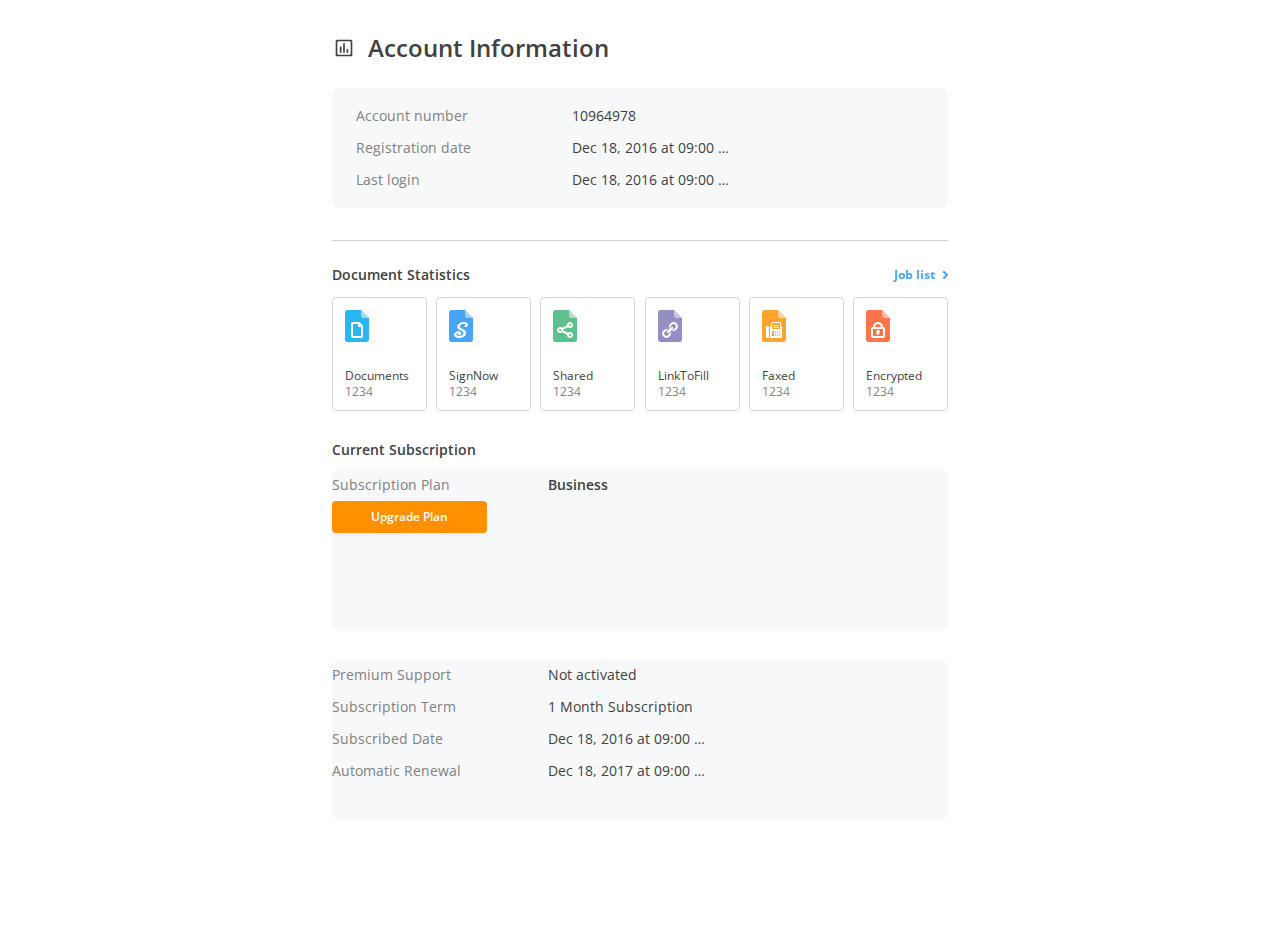
<file: index_test.html>
<!DOCTYPE html>
<html lang="en">
<head>
    <meta charset="UTF-8">
    <meta http-equiv="X-UA-Compatible" content="IE=edge">
    <meta name="viewport" content="width=device-width, initial-scale=1.0">
    <title>Account information</title>
    <link rel="stylesheet" href="styles.css"></link>
    <style>
        @import url('https://fonts.googleapis.com/css2?family=Open+Sans:wght@400;600&display=swap');
    </style>
</head>
<body>
    <div class="container__global">
        <section class="accinfo__section">
            <div class="accinfo__section--title">
                <img src="./icons/account_information/accinfo.svg" class="accinfo__section icon" alt="Account information icon"></img>
                <h1 class="accinfo--heading1">Account Information</h1>
            </div>
            <div class="accinfo__section--contents-wrapper">
                <div class="accinfo__section--contents-inner">
                    <table class="accinfo__section--contents">
                        <tr class="accinfo__contents--table-row">
                            <th class="accinfo__contents--item">Account number</th>
                            <td class="accinfo__contents--data">10964978</td>
                        </tr>
                        <tr class="accinfo__contents--table-row">
                            <th class="accinfo__contents--item">Registration date</th>
                            <td class="accinfo__contents--data"> <time datetime="2016-12-18T09:00">Dec 18, 2016 at 09:00 am</time></td>
                        </tr>
                        <tr class="accinfo__contents--table-row">
                            <th class="accinfo__contents--item">Last login</th>
                            <td class="accinfo__contents--data"> <time datetime="2016-12-18T09:00">Dec 18, 2016 at 09:00 am</time></td>
                        </tr>
                    </table>
                </div>
            </div>
        </section>
<!-- /.Account Information -->

        <section class="stats__section">
            <div class="stats__section--title">
                <h2 class="stats--heading2">Document Statistics</h2>
                <a class="joblist--wrapper" href="#JobList">
                    <h3 class="heading--joblist">Job list</h3>
                    <img src="./icons/document_stats/joblist-arrow.svg" alt="Joblist link"></img>
                </a>
            </div>
            <div class="stats__section--contents">
                <div class="contents__card">
                    <div class="contents__card--inner">
                        <img src="./icons/document_stats/stats-item_icon1.svg" alt="Statistics icon" class="card--icon">
                        <h4 class="card--heading">Documents</h4>
                        <p class="card--number">1234</p>
                    </div>
                </div>
                <div class="contents__card">
                    <div class="contents__card--inner">
                        <img src="./icons/document_stats/stats-item_icon2.svg" alt="Statistics icon" class="card--icon">
                        <h4 class="card--heading">SignNow</h4>
                        <p class="card--number">1234</p>
                    </div>
                </div>
                <div class="contents__card">
                    <div class="contents__card--inner">
                        <img src="./icons/document_stats/stats-item_icon3.svg" alt="Statistics icon" class="card--icon">
                        <h4 class="card--heading">Shared</h4>
                        <p class="card--number">1234</p>
                    </div>
                </div>
                <div class="contents__card">
                    <div class="contents__card--inner">
                        <img src="./icons/document_stats/stats-item_icon4.svg" alt="Statistics icon" class="card--icon">
                        <h4 class="card--heading">LinkToFill</h4>
                        <p class="card--number">1234</p>
                    </div>
                </div>
                <div class="contents__card">
                    <div class="contents__card--inner">
                        <img src="./icons/document_stats/stats-item_icon5.svg" alt="Statistics icon" class="card--icon">
                        <h4 class="card--heading">Faxed</h4>
                        <p class="card--number">1234</p>
                    </div>
                </div>
                <div class="contents__card">
                    <div class="contents__card--inner">
                        <img src="./icons/document_stats/stats-item_icon6.svg" alt="Statistics icon" class="card--icon">
                        <h4 class="card--heading">Encrypted</h4>
                        <p class="card--number">1234</p>
                    </div>
                </div>
            </div>     
        </section>
<!-- /. Document Statistics -->

        <section class="subscrption__section--top-row">
            <div class="subscription__section--title">
                <h2 class="subscription--heading2">Current Subscription</h2>
            </div>
            <div class="subscrption__section--contents-wrapper">
                <div class="subscrption__section--contents-inner">
                    <table class="subscrption__section--contents">
                        <tr class="subscrption__section--table-row first-row">
                            <th class="subscrption__section--item first-row">Subscription Plan</th>
                            <td class="subscrption__section--data first-row subscription-plan">Business</td>
                        </tr>
                        </table>
                        <div class="btn-center-container"><a type="button" class="button-orange-mini" href="#UpgradePlan">Upgrade Plan</a>
                        </div>
                    </div>
                </div>
            </section>
            <section class="subscrption__section">
                <div class="subscription__section--title">
                </div>
                <div class="subscrption__section--contents-wrapper">
                    <div class="subscrption__section--contents-inner">
                        <table class="subscrption__section--contents">
                        <tr class="subscrption__section--table-row">
                            <th class="subscrption__section--item">Premium Support</th>
                            <td class="subscrption__section--data">Not activated</td>
                        </tr>
                        <tr class="subscrption__section--table-row">
                            <th class="subscrption__section--item">Subscription Term</th>
                            <td class="subscrption__section--data">1 Month Subscription</td>
                        </tr>
                        <tr class="subscrption__section--table-row">
                            <th class="subscrption__section--item">Subscribed Date</th>
                            <td class="subscrption__section--data"><time datetime="2016-12-18T09:00">Dec 18, 2016 at 09:00 am</time></td>
                        </tr>
                        <tr class="subscrption__section--table-row">
                            <th class="subscrption__section--item">Automatic Renewal</th>
                            <td class="subscrption__section--data"><time datetime="2017-12-18T09:00">Dec 18, 2017 at 09:00 am</time></td>
                        </tr>
                    </table>
                   
                </div>
            </div>
        </section>
    </div>
</body>
</html>
</file>
<file: styles.css>
/* http://meyerweb.com/eric/tools/css/reset/ 
   v2.0 | 20110126
   License: none (public domain)
*/
html,
body,
div,
span,
applet,
object,
iframe,
h1,
h2,
h3,
h4,
h5,
h6,
p,
blockquote,
pre,
a,
abbr,
acronym,
address,
big,
cite,
code,
del,
dfn,
em,
img,
ins,
kbd,
q,
s,
samp,
small,
strike,
strong,
sub,
sup,
tt,
var,
b,
u,
i,
center,
dl,
dt,
dd,
ol,
ul,
li,
fieldset,
form,
label,
legend,
table,
caption,
tbody,
tfoot,
thead,
tr,
th,
td,
article,
aside,
canvas,
details,
embed,
figure,
figcaption,
footer,
header,
hgroup,
menu,
nav,
output,
ruby,
section,
summary,
time,
mark,
audio,
video {
  margin: 0;
  padding: 0;
  border: 0;
  font-size: 100%;
  font: inherit;
  vertical-align: baseline;
}
/* HTML5 display-role reset for older browsers */
article,
aside,
details,
figcaption,
figure,
footer,
header,
hgroup,
menu,
nav,
section {
  display: block;
}
body {
  line-height: 1;
}
ol,
ul {
  list-style: none;
}
blockquote,
q {
  quotes: none;
}
blockquote:before,
blockquote:after,
q:before,
q:after {
  content: "";
  content: none;
}
table {
  border-collapse: collapse;
  border-spacing: 0;
}
/* Ending reset */

/* Background colors */
:root {
  --document-bg-color: #e5e5e5;
  --infopanel-bg-color: #f7f8fa;
}

/* Border colors */
:root {
  --infopanel-border: #d4d4d4;
  --infopanel-divider: #d4d4d4;
  --email-input-border-normal: #aaaaaa;
  --email-input-border-hover: #808080;
  --email-input-border-focus: #808080;
  --email-input-border-filled: #aaaaaa;
  --email-input-border-disabled: #d4d4d4;
}

/* Buttons */
:root {
  --button-mini-fontsize: 12px;
  --button-large-fontsize: 14px;

  --button-orange-border-normal: #ff9000;
  --button-orange-color-normal: #ff9000;
  --button-orange-color-hover: #ffa42e;
  --button-orange-color-focus: #ff9000;
  --button-orange-color-active: #e88300;
  --button-orange-color-disabled: #ffe3bf;

  --button-white-border-normal: #ff9000;
  --button-white-color-normal: #ffffff;
  --button-white-color-hover: #fff9f2;
  --button-white-color-active: #ffeed8;
  --button-white-color-disabled: #ffffff;
  --button-white-border-disabled: #ffe3bf;
  --button-white-font-color-disabled: #aaaaaa;
}

/* Fonts */
:root {
  font-family: "Open Sans", sans-serif;
  --heading1-fontsize: 24px;
  --heading1-weight: 600;
  --heading2-fontsize: 14px;
  --heading2-weight: 600;
  --heading3-fontsize: 12px;
  --heading3-weight: 400;
  --font-color-primary: #414141;
  --font-color-secondary: #808080;
  --paragraph-primary-fontsize: 14px;
  --paragraph-secondary-fontsize: 12px;
  --heading-link-color: #49a5f1;
  --heading-link-weight: 700;
  --heading-link-fontsize: 12px;
}

/* Bottom margins to divide sections and headings */
:root {
  --section-bottom-margin: 32px;
  --title1-bottom-margin: 24px;
  --title2-bottom-margin: 12px;
}

/* Line heights */
:root {
  --title1-line-height: 32px;
  --title2-line-height: 20px;
}

/* Styling containers for headings (ie, --titles) */
.accinfo__section--title {
  margin-bottom: var(--title1-bottom-margin);
  line-height: var(--title1-line-height);
}
.stats__section--title {
  margin-bottom: var(--title2-bottom-margin);
  line-height: var(--title2-line-height);
}

.subscription__section--title {
  margin-bottom: var(--title2-bottom-margin);
}

/* Styling headings */
.accinfo--heading1 {
  font-size: var(--heading1-fontsize);
  font-weight: var(--heading1-weight);
}
.stats--heading2,
.subscription--heading2,
.team__section--heading2,
.internal__email--heading2,
.fax__number--heading2 {
  font-size: var(--heading2-fontsize);
  font-weight: var(--heading2-weight);
}

.accinfo--heading1,
.stats--heading2,
.subscription--heading2,
.team__section--heading2,
.internal__email--heading2 {
  color: var(--font-color-primary);
}

/* Container */
.container__global {
  max-width: 616px;
  max-height: 1066px;
  margin: 32px auto 105px auto;
}

/* Page-specific styling */

/* Account Information */
.accinfo__section {
  display: flex;
  flex-direction: column;
}

.accinfo__section--title {
  display: flex;
  align-items: center;
  gap: 12px;
}

.accinfo__section.icon {
  width: 20px;
  padding: 2px 2px;
  height: 20px;
  z-index: 100;
}

.accinfo__section--contents-wrapper {
  background-color: var(--infopanel-bg-color);
  border-radius: 8px;
  max-height: 120px;
}

.accinfo__section--contents-inner {
  padding: 12px 212px 12px 24px;
}

/* Account contents via tables */
.accinfo__section--contents {
  text-align: left;
}
.accinfo__contents--table-row {
  line-height: 32px;
  font-size: var(--paragraph-primary-fontsize);
}
.accinfo__contents--item {
  color: var(--font-color-secondary);
  width: 136px;
  max-width: 136px;
  padding-right: 80px;
}
.accinfo__contents--data {
  color: var(--font-color-primary);
  width: 164px;
  max-width: 164px;
}
.accinfo__contents--item,
.accinfo__contents--data {
  white-space: nowrap;
  overflow: hidden;
  text-overflow: ellipsis;
}

.accinfo__section::after {
  content: "";
  height: 1px;
  background-color: var(--infopanel-divider);
  margin-bottom: 24px;
  margin-top: 32px;
}
/* /. Account Information */

/* Statistics section */
.stats__section {
  margin-bottom: var(--section-bottom-margin);
}

.stats__section--title {
  display: flex;
  justify-content: space-between;
  align-items: center;
}

.joblist--wrapper {
  display: flex;
  gap: 8px;
  align-items: center;

  color: var(--heading-link-color);
  text-decoration: none;
  font-weight: var(--heading-link-weight);
  font-size: var(--heading-link-fontsize);
  position: relative;
}

.joblist--wrapper:after {
  content: "";
  display: block;
  position: absolute;
  width: 100%;
  height: 1px;
  bottom: 2px;
  transition: all 150ms ease-in-out;
}

.joblist--wrapper:hover:after {
  background-color: var(--heading-link-color);
}

.stats__section--contents {
  display: flex;
  flex-direction: row;
  justify-content: space-between;
  flex-wrap: wrap;
}

.contents__card {
  height: 112px;
  width: 93px;
  border: 1px solid var(--infopanel-border);
  border-radius: 4px;
}

.contents__card--inner {
  padding: 12px 16px 12px 12px;
}

.card--icon {
  margin-bottom: 24px;
}
.card--heading {
  font-size: var(--heading3-fontsize);
  font-weight: var(--heading3-weight);
  color: var(--font-color-primary);
}
.card--number {
  font-size: var(--heading3-fontsize);
  font-weight: var(--heading3-weight);
  color: var(--font-color-secondary);
}
.card--heading,
.card--number {
  white-space: nowrap;
  overflow: hidden;
  text-overflow: ellipsis;
  line-height: 16px;
}

.subscrption__section--top-row {
  margin-bottom: 0;
}

.subscrption__section--contents-wrapperTop {
  background-color: var(--infopanel-bg-color);
  border-radius: 8px;
  max-height: 616px;
  margin-top: 0;
}

.subscrption__section--contents-wrapper {
  background-color: var(--infopanel-bg-color);
  border-radius: 8px;
  height: 162px;
  margin-top: 2px;
  margin-bottom: 28px;
}

.subscrption__section--contents {
  text-align: left;
}

.subscrption__section--table-row {
  line-height: 32px;
  font-size: var(--paragraph-primary-fontsize);
}

.subscrption__section--item {
  color: var(--font-color-secondary);
  width: 136px;
  max-width: 136px;
  padding-right: 80px;
}

.subscrption__section--data {
  color: var(--font-color-primary);
  width: 164px;
  max-width: 164px;
}

.subscrption__section--item,
.subscrption__section--data,
.subscription__section--item.first-row,
.subscrption__section--data.first-row.subscription-plan {
  white-space: nowrap;
  overflow: hidden;
  text-overflow: ellipsis;
}

.subscrption__section--item.first-row {
  width: 136px;
  max-width: 136px;
}

.subscrption__section--contents-innerTop {
  padding: 16px 24px 16px 24px;
  display: flex;
  flex-wrap: wrap;
  gap: 32px;
  justify-content: space-between;
}

.subscrption__section--contents-innerBottom {
  padding: 16px 24px 16px 24px;
  display: flex;
  flex-wrap: wrap;
  gap: 32px;
}

.subscrption__section--data.subscription-plan {
  font-weight: 600;
}

.subscrption__section--item.first-row {
  padding-right: 80px;
}
/* /.Statistics Section */

/* Buttons and inputs */
.button-orange-mini {
  display: flex;
  align-items: center;
  justify-content: center;
  border: none;
  cursor: pointer;
  background-color: var(--button-orange-color-normal);
  color: #ffffff;
  font-weight: 600;
  height: 32px;
  width: 155px;
  border-radius: 4px;
  font-size: var(--button-mini-fontsize);
  text-decoration: none;
  transition: background-color 150ms ease-in-out;
}
.button-orange-large {
  display: flex;
  align-items: center;
  justify-content: center;
  border: none;
  cursor: pointer;
  background-color: var(--button-orange-color-normal);
  color: #ffffff;
  font-weight: 600;
  height: 40px;
  width: 116px;
  border-radius: 4px;
  font-size: var(--button-mini-fontsize);
  text-decoration: none;
  transition: background-color 150ms ease-in-out;
}

.button-orange-mini:hover,
.button-orange-large:hover {
  background-color: var(--button-orange-color-hover);
}

.button-orange-mini:active,
.button-orange-large:active {
  background-color: var(--button-orange-color-active);
}

.button-orange-mini:disabled,
.button-orange-large:disabled {
  background-color: var(--button-orange-color-disabled);
}

.button-orange-mini:focus,
.button-orange-large:focus,
.button-orange-mini:active,
.button-orange-large:active,
.button-white-mini:focus,
.button-white-large:focus,
.button-white-mini:active,
.button-white-mini:active {
  box-shadow: 0px 0px 0px 1px #ffffff, 0px 0px 0px 3px #d4d4d4;
  border-radius: 4px;
}

.button-white-mini {
  display: flex;
  align-items: center;
  justify-content: center;
  cursor: pointer;
  background-color: var(--button-white-color-normal);
  color: var(--font-color-primary);
  font-weight: 600;
  height: 32px;
  width: 155px;
  border: var(--button-white-border-normal) 1px solid;
  border-radius: 4px;
  font-size: var(--button-mini-fontsize);
  text-decoration: none;
  transition: background-color 150ms ease-in-out;
}
.button-white-large {
  display: flex;
  align-items: center;
  justify-content: center;
  cursor: pointer;
  background-color: var(--button-white-color-normal);
  color: var(--font-color-primary);
  font-weight: 600;
  height: 40px;
  width: 116px;
  border: var(--button-white-border-normal) 1px solid;
  border-radius: 4px;
  font-size: var(--button-mini-fontsize);
  text-decoration: none;
  transition: background-color 150ms ease-in-out;
}

.button-white-mini:hover,
.button-white-large:hover {
  background-color: var(--button-white-color-hover);
}

.button-white-mini:active,
.button-white-large:active {
  background-color: var(--button-white-color-active);
}

.button-white-mini:disabled,
.button-white-large:disabled {
  background-color: var(--button-white-color-disabled);
  border: var(--button-white-border-disabled) 1px solid;
  color: var(--button-white-font-color-disabled);
}

.email-input {
  width: 256px;
  height: 32px;
  border-radius: 4px;
  box-sizing: border-box;
  border: 1px solid var(--email-input-border-normal);
  transition: border 150ms ease-in-out;
  color: #959595;
  /* background: url(icons/internal_email/internal_email_icon.svg) no-repeat 96% 50%; */
  position: relative;
  padding-right: 30px;
}

.email-icon-button {
  text-decoration: none;
  background: none;
  width: 22px;
  height: 22px;
  margin: 6px 6px 6px 0px;
  border: none;
  cursor: pointer;
  transition: all 50ms ease-in-out;
  padding: 1px 1px;
  position: absolute;
  margin-left: -26px;
}

.email-icon-button:hover {
  transform: scale(1.2);
}

.email-input:hover {
  border: 1px solid var(--email-input-border-hover);
}
.email-input:focus {
  border: 1px solid var(--email-input-border-hover);
  box-shadow: 0px 0px 0px 1px #ffffff, 0px 0px 0px 3px #d4d4d4;
}
.email-input:read-only {
  border: 1px solid var(--email-input-border-hover);
  background-color: #f5f5f5;
  cursor: not-allowed;
}
.email-icon-button:disabled {
  cursor: not-allowed;
  transform: scale(1);
}

#email {
  color: var(--font-color-primary);
}
.email-input:disabled {
  border-color: var(--infopanel-border);
}
/* /. Buttons and inputs */

/* Teammates section */
.team__section--title {
  margin-bottom: var(--title2-bottom-margin);
}

.team__section--wrapper {
  height: 104px;
  border: var(--infopanel-border) solid 1px;
  border-radius: 4px;
}

.team__section--inner {
  padding: 16px 24px 16px 20px;
  display: flex;
  align-items: center;
  justify-content: space-between;
}

.team__section--contents-wrapper {
  display: flex;
  align-items: center;
  gap: 20px;
}

.team__section--shared-accounts {
  color: var(--font-color-primary);
  font-size: var(--heading2-fontsize);
  font-weight: var(--heading2-weight);
  line-height: 24px;
  margin-bottom: 4px;
}

.team__section--item {
  color: var(--font-color-secondary);
  line-height: var(--title2-line-height);
  font-size: var(--heading2-fontsize);
}

.progress-ring {
  position: relative;
  display: grid;
  place-items: center;
}

.progress-ring svg {
  transform: rotate(-94deg);
}

.circle-number {
  position: absolute;
  font-weight: 700;
  font-size: 32px;
}

.circle-bg,
.circle-hero {
  position: absolute;
  fill: none;
  stroke-width: 8;
  stroke-dasharray: 200;
  stroke-linecap: round;
}

.circle-bg {
  stroke-dashoffset: 0;
  stroke: var(--document-bg-color);
}

.circle-hero {
  stroke-dashoffset: calc(200 - (200 * 75) / 100);
  stroke: #5ec08c;
}
/* /. My Teammates */

.internal__email {
  display: flex;
  align-items: center;
  justify-content: space-between;
  border-top: 1px solid var(--infopanel-border);
  border-bottom: 1px solid var(--infopanel-border);
  height: 108px;
  margin-top: 32px;
}

.internal__email--heading2 {
  margin-bottom: 8px;
  line-height: var(--title2-line-height);
}

.internal__email--text {
  font-size: var(--paragraph-secondary-fontsize);
  line-height: 16px;
  color: #6b6b6b;
  width: 320px;
  height: 32px;
}
/* /. Internal Email */

.fax__number {
  display: flex;
  align-items: center;
  justify-content: space-between;
  height: 92px;
}

.fax__number--heading2 {
  line-height: var(--title2-line-height);
  color: var(--font-color-primary);
}

.fax__number--text {
  font-size: var(--paragraph-secondary-fontsize);
  line-height: 16px;
  color: #6b6b6b;
  width: 312px;
  height: 16px;
}

.fax__number--title-wrapper {
  margin-bottom: 8px;

  display: flex;
  align-items: center;
  justify-content: space-between;
  gap: 8px;
  width: 164px;
}

.position-relative {
  position: relative;
}

.tooltip-icon {
  /* position: relative; */
  cursor: pointer;
}

.tooltip-text {
  visibility: hidden;
  opacity: 0;
  overflow: visible;
  background-color: #414141;
  color: #ffffff;
  font-size: 12px;
  padding: 8px 12px;
  margin-bottom: 6px;
  display: flex;
  align-items: center;
  justify-content: center;
  line-height: 16px;
  border-radius: 4px;
  position: absolute;
  transform: translateX(-40%) translateY(-220%);
  transition: all 150ms ease-out;
}

.tooltip-text:after {
  content: "";
  position: absolute;
  border: 10px solid #000;
  border-color: #414141 transparent transparent transparent;
  left: 100%;
  top: 50%;
  transform: translateX(-207%) translateY(70%);
  z-index: -1;
}

.tooltip-icon:hover + .tooltip-text {
  visibility: visible;
  opacity: 1;
  transform: translateX(-40%) translateY(-200%);
}
</file>
